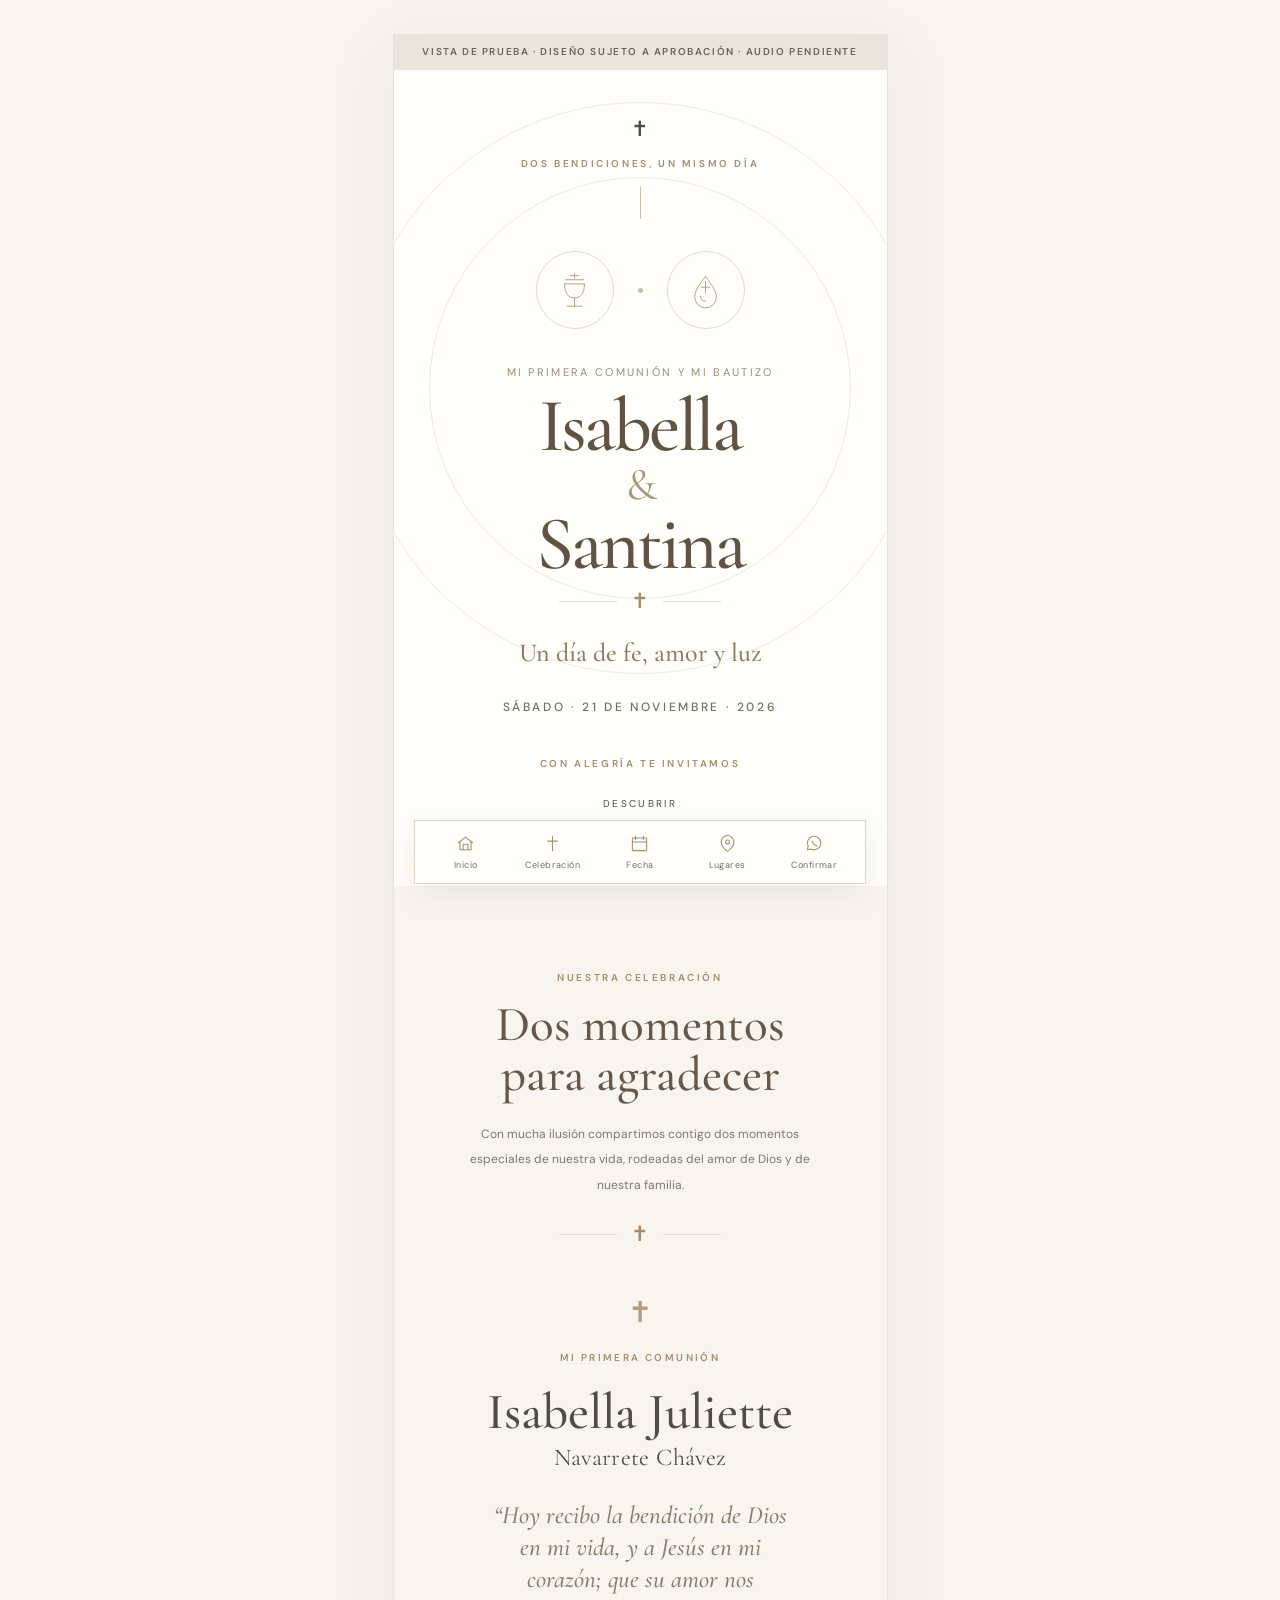
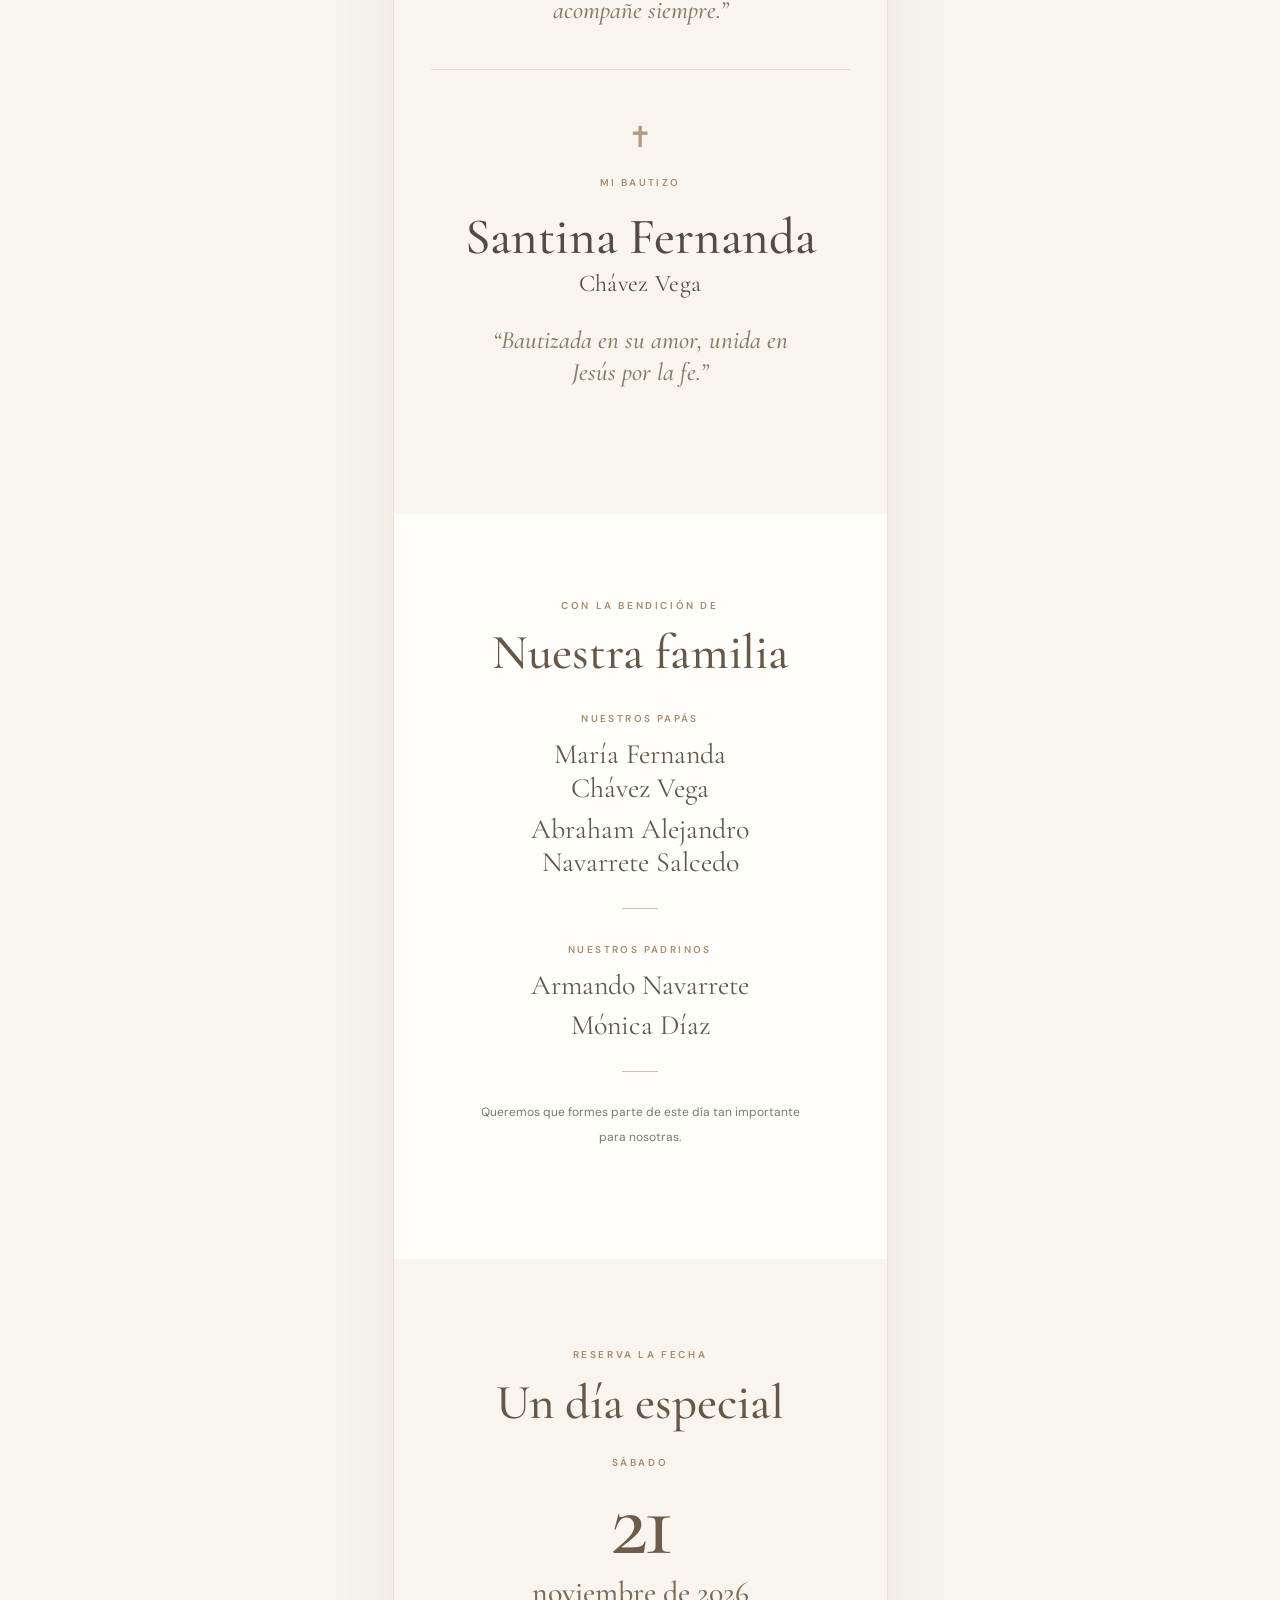
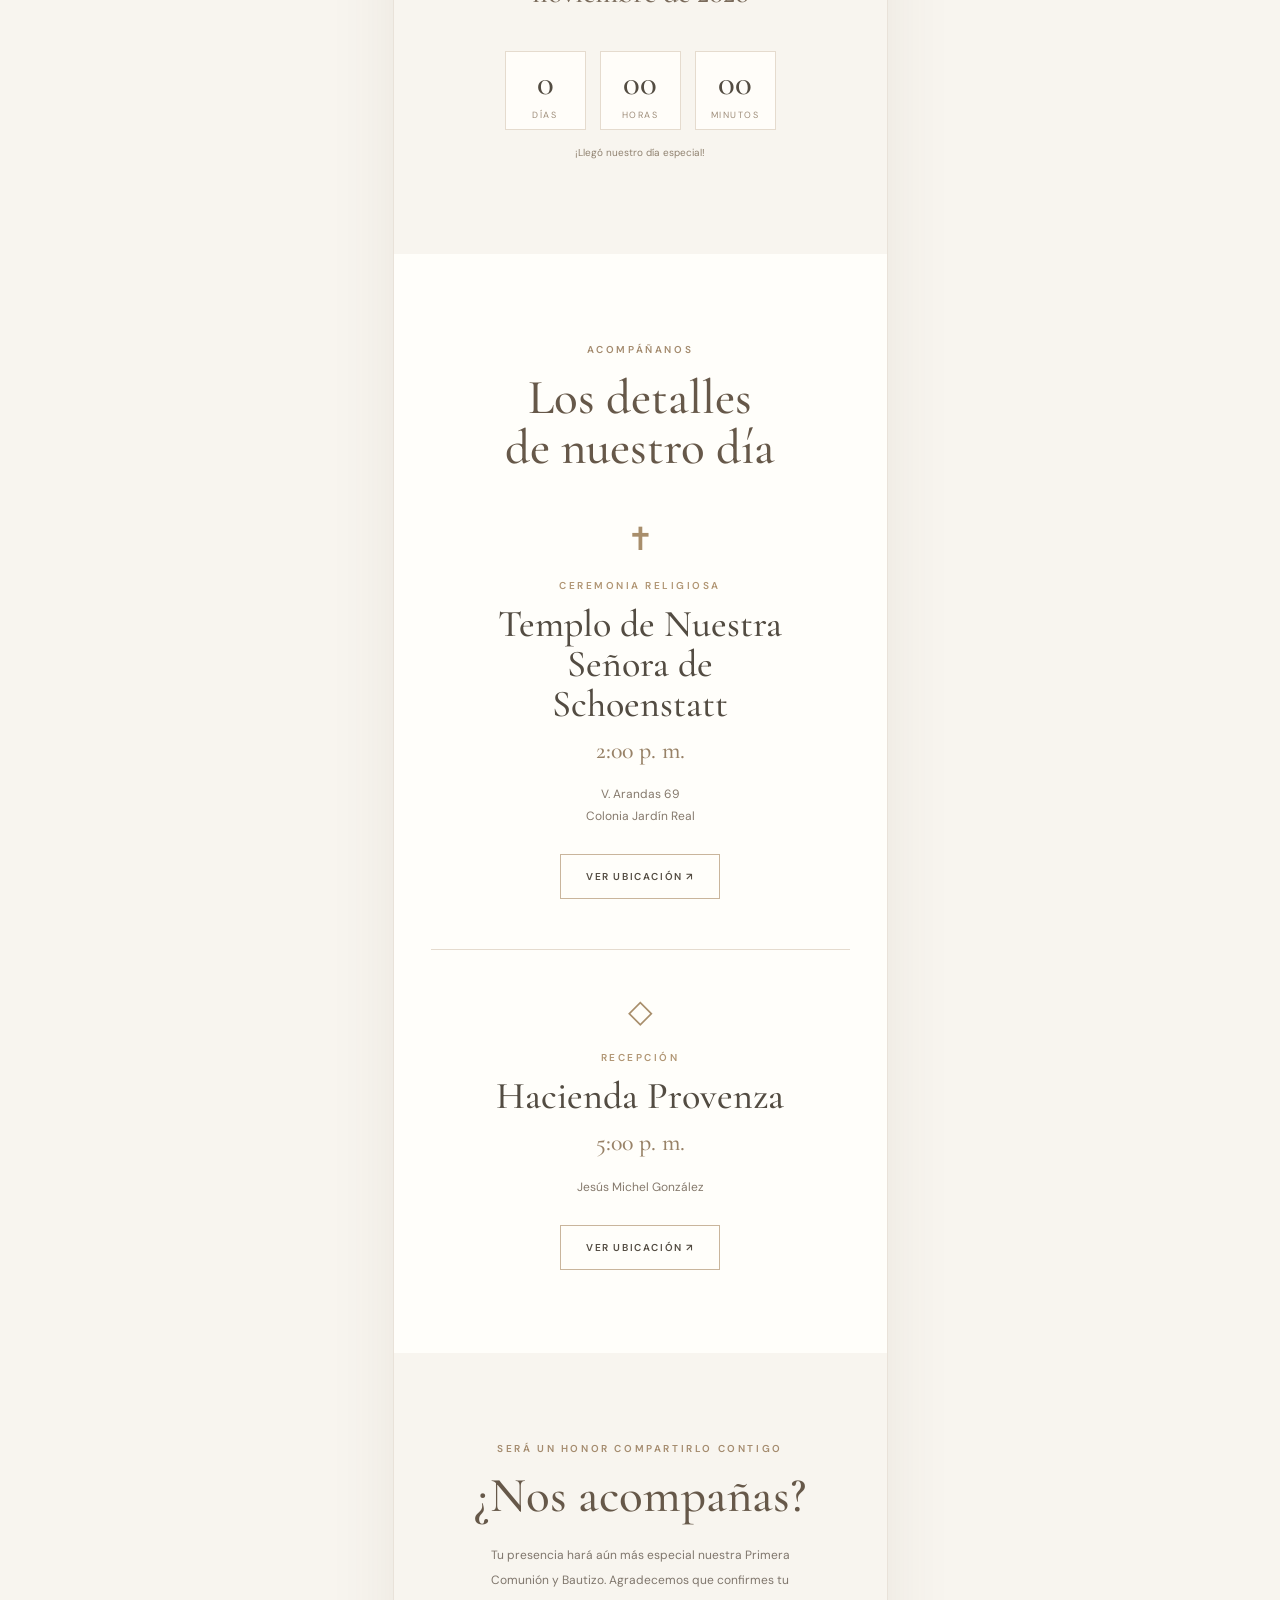
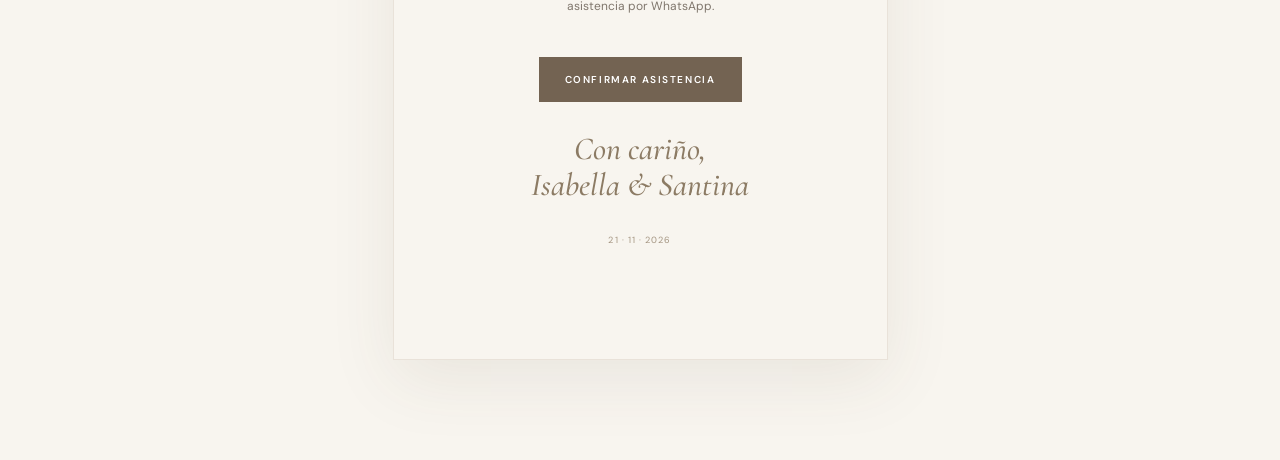
<file: preview/isabella-santina/index.html>
<!doctype html>
<html lang="es">
<head>
  <meta charset="utf-8">
  <meta name="viewport" content="width=device-width, initial-scale=1, viewport-fit=cover">
  <meta name="theme-color" content="#f8f5ef">
  <meta name="robots" content="noindex, nofollow, noarchive">
  <meta property="og:type" content="website">
  <meta property="og:title" content="Isabella & Santina | Primera Comunión y Bautizo">
  <meta property="og:description" content="21 de noviembre de 2026. Acompáñanos a celebrar nuestra fe.">
  <title>Isabella & Santina · Primera Comunión y Bautizo · Prueba</title>
  <link rel="preconnect" href="https://fonts.googleapis.com">
  <link rel="preconnect" href="https://fonts.gstatic.com" crossorigin>
  <link href="https://fonts.googleapis.com/css2?family=Cormorant+Garamond:wght@400;500;600&family=DM+Sans:wght@400;500;600&display=swap" rel="stylesheet">
  <style>
    :root{--paper:#fffefa;--bone:#f8f5ef;--cream:#f3eee5;--ink:#534c42;--gold:#a48b6e;--soft:#a99f90;--line:#e5dbce;--shadow:0 20px 64px rgba(82,65,46,.085)}
    *{box-sizing:border-box}
    html{scroll-behavior:smooth;scroll-padding-top:24px}
    body{margin:0;background:var(--bone);color:var(--ink);font-family:"DM Sans",Arial,sans-serif;-webkit-font-smoothing:antialiased}
    a{color:inherit}
    .proof{max-width:495px;margin:0 auto;background:var(--paper);min-height:100vh;box-shadow:var(--shadow);overflow:clip}
    .proof-note{background:#eae4db;color:#6d6254;font-size:10px;letter-spacing:.16em;line-height:1.45;text-transform:uppercase;text-align:center;padding:10px 17px;font-weight:600}
    .serif{font-family:"Cormorant Garamond",Georgia,serif}
    .eyebrow{font-size:10px;line-height:1.75;letter-spacing:.26em;text-transform:uppercase;color:var(--gold);font-weight:600}
    .divider{display:flex;align-items:center;justify-content:center;gap:14px;color:var(--gold)}
    .divider:before,.divider:after{content:"";width:58px;height:1px;background:var(--line)}
    .cross{font-family:Georgia,serif;font-size:21px;font-weight:400;line-height:1}
    .hero{position:relative;min-height:755px;min-height:calc(100svh - 36px);padding:49px 28px 52px;text-align:center;display:flex;flex-direction:column;align-items:center;justify-content:space-between;isolation:isolate}
    .hero:before{content:"";position:absolute;z-index:-1;width:570px;height:570px;border:1px solid #f0e9df;border-radius:50%;top:32px;left:50%;transform:translateX(-50%)}
    .hero:after{content:"";position:absolute;z-index:-1;width:420px;height:420px;border:1px solid #f0e9df;border-radius:50%;top:107px;left:50%;transform:translateX(-50%)}
    .hero-top{display:flex;flex-direction:column;gap:15px;align-items:center}
    .hero-top .tiny-line{height:32px;width:1px;background:#cdbda8}
    .hero-middle{width:100%;padding:32px 0 23px}
    .hero-symbols{display:flex;align-items:center;justify-content:center;gap:24px;margin:0 0 34px}
    .symbol{width:78px;height:78px;border:1px solid #e4d8c8;border-radius:50%;display:grid;place-items:center;background:rgba(255,254,250,.7)}
    .symbol svg{width:43px;height:43px;fill:none;stroke:#b19a7c;stroke-width:1.1;stroke-linecap:round;stroke-linejoin:round}
    .hero-dot{width:5px;height:5px;border-radius:50%;background:#cebda6}
    h1,h2,h3,p{margin-top:0}
    .intro{font-size:11px;line-height:1.8;letter-spacing:.21em;text-transform:uppercase;color:#9a8a77}
    .hero h1{font-family:"Cormorant Garamond",Georgia,serif;font-size:clamp(59px,14vw,76px);line-height:.82;letter-spacing:-.038em;font-weight:500;margin:12px -12px 16px;color:#605344}
    .ampersand{display:block;font-weight:400;font-size:45px;line-height:1.24;color:#aa967d}
    .hero-sub{font-family:"Cormorant Garamond",Georgia,serif;font-size:26px;line-height:1.18;font-weight:500;color:#8e785f;margin:26px 0 25px}
    .hero-date{font-size:12px;letter-spacing:.22em;text-transform:uppercase;font-weight:500;color:#766b60;line-height:2.2}
    .hero-bottom{display:flex;flex-direction:column;align-items:center;gap:24px}
    .hero-bottom a{font-size:10px;letter-spacing:.23em;text-transform:uppercase;text-decoration:none;display:flex;flex-direction:column;gap:10px;align-items:center}
    .chevron{width:14px;height:14px;border-bottom:1px solid #a28b6b;border-right:1px solid #a28b6b;transform:rotate(45deg)}
    section.section{padding:83px 37px;text-align:center}
    .light{background:var(--bone)}
    .section h2{font-family:"Cormorant Garamond",Georgia,serif;font-size:49px;line-height:1.02;font-weight:500;color:#665849;margin:14px 0 22px}
    .section .lead{font-size:12px;line-height:2.1;color:#7f766c;max-width:340px;margin:0 auto 26px}
    .occasion{position:relative;padding:50px 14px 42px}
    .occasion+.occasion{border-top:1px solid var(--line)}
    .occasion .little-cross{font-family:Georgia,serif;font-size:29px;color:#b39d7e}
    .occasion h3{font-family:"Cormorant Garamond",Georgia,serif;font-weight:500;font-size:51px;line-height:.99;margin:17px 0 4px}
    .occasion .surname{font-family:"Cormorant Garamond",Georgia,serif;font-size:24px;line-height:1.45;letter-spacing:.015em}
    .occasion .role{display:block;font-size:10px;letter-spacing:.24em;text-transform:uppercase;color:#a48d71;margin:22px 0 23px;font-weight:600}
    .quote{font-family:"Cormorant Garamond",Georgia,serif;font-size:25px;line-height:1.27;font-weight:500;font-style:italic;color:#8a7c6a;max-width:318px;margin:0 auto}
    .family-label{font-size:10px;text-transform:uppercase;letter-spacing:.24em;font-weight:600;color:#a68d70;margin:34px 0 13px}
    .family-name{font-family:"Cormorant Garamond",Georgia,serif;font-size:28px;line-height:1.2;margin:0 0 7px;color:#625749}
    .hairline{height:1px;width:36px;background:#cdbda9;margin:28px auto}
    .date-numeral{font:500 95px/1 "Cormorant Garamond",Georgia,serif;color:#6d5d4a;letter-spacing:-.05em;margin:4px 0}
    .date-month{font:500 30px/1.25 "Cormorant Garamond",Georgia,serif;color:#7a6b5b}
    .count-wrap{display:flex;gap:14px;justify-content:center;margin-top:39px}
    .count{width:81px;min-height:78px;border:1px solid var(--line);padding:13px 3px 8px;background:#fffdf9}
    .count strong{display:block;font:500 35px/1.05 "Cormorant Garamond",Georgia,serif}
    .count span{display:block;font-size:9px;letter-spacing:.17em;text-transform:uppercase;color:#9e8d7a;margin-top:8px}
    .count-status{font-size:10px;color:#908270;line-height:1.7;margin-top:14px;min-height:17px}
    .loc-item{padding:25px 0 50px}
    .loc-item+.loc-item{padding:42px 0 0;border-top:1px solid var(--line)}
    .location-icon{font:400 32px Georgia,serif;color:#a88e6b;margin-bottom:21px}
    .location-kind{font-size:10px;color:#b19674;text-transform:uppercase;letter-spacing:.25em;font-weight:600;margin-bottom:13px}
    .location-name{font:500 38px/1.05 "Cormorant Garamond",Georgia,serif;max-width:330px;margin:0 auto 13px}
    .location-time{font:500 24px/1.1 "Cormorant Garamond",Georgia,serif;color:#988267;margin-bottom:19px}
    .address{font-size:12px;color:#85796c;line-height:1.85;max-width:285px;margin:0 auto 27px}
    .outline-btn{display:inline-block;font-size:10px;font-weight:600;letter-spacing:.16em;text-transform:uppercase;padding:15px 25px;text-decoration:none;border:1px solid #c9b59c;transition:background .2s,color .2s}
    .outline-btn:hover,.outline-btn:focus-visible{background:#665646;color:white}
    .confirm{background:var(--bone);padding-bottom:113px!important}
    .confirm .outline-btn{background:#736352;color:#fff;border-color:#736352;margin-top:12px}
    .confirm .outline-btn:hover,.confirm .outline-btn:focus-visible{background:#594c40}
    .closing{font:italic 500 32px/1.12 "Cormorant Garamond",Georgia,serif;color:#8c7b64;max-width:280px;margin:29px auto 0}
    .bottom-nav{position:fixed;z-index:15;bottom:max(16px,env(safe-area-inset-bottom));left:50%;transform:translateX(-50%);width:min(calc(100% - 30px),452px);height:64px;border:1px solid #dfd4c5;background:rgba(255,254,251,.97);box-shadow:0 8px 30px #54433217;display:flex;align-items:center;justify-content:space-around;padding:0 7px;backdrop-filter:blur(12px)}
    .bottom-nav a{display:grid;justify-items:center;align-content:center;gap:6px;min-width:62px;text-decoration:none;color:#786d60;font-size:9px;letter-spacing:.05em}
    .bottom-nav a:focus-visible{outline:2px solid var(--gold);outline-offset:3px}
    .bottom-nav svg{width:19px;height:19px;stroke:#a58d70;stroke-width:1.35;fill:none;stroke-linecap:round;stroke-linejoin:round}
    .footnote{font-size:9px;letter-spacing:.12em;text-transform:uppercase;color:#a39480;margin:31px 0 0}
    @media(min-width:600px){.proof{margin:34px auto 100px;border:1px solid #e9e2d9}.hero{min-height:810px}}
    @media(max-width:365px){.hero{padding:40px 18px 49px}.hero h1{font-size:56px}.hero-sub{font-size:23px}section.section{padding:72px 25px}.section h2{font-size:44px}.location-name{font-size:34px}}
    @media(prefers-reduced-motion:reduce){html{scroll-behavior:auto}*{transition:none!important}}
  </style>
</head>
<body>
  <main class="proof">
    <div class="proof-note">Vista de prueba · Diseño sujeto a aprobación · Audio pendiente</div>
    <header class="hero" id="inicio">
      <div class="hero-top">
        <span class="cross" aria-hidden="true">✝</span>
        <span class="eyebrow">Dos bendiciones, un mismo día</span>
        <span class="tiny-line"></span>
      </div>
      <div class="hero-middle">
        <div class="hero-symbols" aria-hidden="true">
          <div class="symbol"><svg viewBox="0 0 52 52"><path d="M14 18h24c0 12-5 17-12 17s-12-5-12-17Z"/><path d="M26 35v10m-9 0h18M15 13h22M26 5v6M21 8h10"/></svg></div>
          <div class="hero-dot"></div>
          <div class="symbol"><svg viewBox="0 0 52 52"><path d="M26 9C17 21 13 27 13 34a13 13 0 0 0 26 0c0-7-4-13-13-25Z"/><path d="M20 33c0 4 2 6 6 6M26 15v14M21 22h10"/></svg></div>
        </div>
        <p class="intro">Mi Primera Comunión y Mi Bautizo</p>
        <h1>Isabella<br><span class="ampersand">&amp;</span>Santina</h1>
        <div class="divider" aria-hidden="true"><span class="cross">✝</span></div>
        <p class="hero-sub">Un día de fe, amor y luz</p>
        <p class="hero-date">Sábado · 21 de noviembre · 2026</p>
      </div>
      <div class="hero-bottom">
        <span class="eyebrow">Con alegría te invitamos</span>
        <a href="#celebraciones" aria-label="Descubrir la invitación">Descubrir <span class="chevron" aria-hidden="true"></span></a>
      </div>
    </header>

    <section class="section light" id="celebraciones">
      <div class="eyebrow">Nuestra celebración</div>
      <h2>Dos momentos<br>para agradecer</h2>
      <p class="lead">Con mucha ilusión compartimos contigo dos momentos especiales de nuestra vida, rodeadas del amor de Dios y de nuestra familia.</p>
      <div class="divider" aria-hidden="true"><span class="cross">✝</span></div>
      <article class="occasion">
        <div class="little-cross" aria-hidden="true">✝</div>
        <span class="role">Mi Primera Comunión</span>
        <h3>Isabella Juliette</h3>
        <p class="surname">Navarrete Chávez</p>
        <p class="quote">“Hoy recibo la bendición de Dios en mi vida, y a Jesús en mi corazón; que su amor nos acompañe siempre.”</p>
      </article>
      <article class="occasion">
        <div class="little-cross" aria-hidden="true">✝</div>
        <span class="role">Mi Bautizo</span>
        <h3>Santina Fernanda</h3>
        <p class="surname">Chávez Vega</p>
        <p class="quote">“Bautizada en su amor, unida en Jesús por la fe.”</p>
      </article>
    </section>

    <section class="section" id="familia">
      <div class="eyebrow">Con la bendición de</div>
      <h2>Nuestra familia</h2>
      <p class="family-label">Nuestros papás</p>
      <p class="family-name">María Fernanda<br>Chávez Vega</p>
      <p class="family-name">Abraham Alejandro<br>Navarrete Salcedo</p>
      <div class="hairline"></div>
      <p class="family-label">Nuestros padrinos</p>
      <p class="family-name">Armando Navarrete</p>
      <p class="family-name">Mónica Díaz</p>
      <div class="hairline"></div>
      <p class="lead">Queremos que formes parte de este día tan importante para nosotras.</p>
    </section>

    <section class="section light" id="fecha">
      <span class="eyebrow">Reserva la fecha</span>
      <h2>Un día especial</h2>
      <span class="eyebrow">Sábado</span>
      <div class="date-numeral">21</div>
      <div class="date-month">noviembre de 2026</div>
      <div class="count-wrap" role="timer" aria-label="Cuenta regresiva para la ceremonia">
        <div class="count"><strong id="days">—</strong><span>Días</span></div>
        <div class="count"><strong id="hours">—</strong><span>Horas</span></div>
        <div class="count"><strong id="minutes">—</strong><span>Minutos</span></div>
      </div>
      <p class="count-status" id="count-status"></p>
    </section>

    <section class="section" id="lugares">
      <span class="eyebrow">Acompáñanos</span>
      <h2>Los detalles<br>de nuestro día</h2>
      <div class="loc-item">
        <div class="location-icon" aria-hidden="true">✝</div>
        <p class="location-kind">Ceremonia religiosa</p>
        <h3 class="location-name">Templo de Nuestra Señora de Schoenstatt</h3>
        <p class="location-time">2:00 p. m.</p>
        <p class="address">V. Arandas 69<br>Colonia Jardín Real</p>
        <a class="outline-btn" id="churchMap" target="_blank" rel="noopener noreferrer" href="https://www.google.com/maps/search/?api=1&amp;query=Templo%20de%20Nuestra%20Se%C3%B1ora%20de%20Schoenstatt">Ver ubicación ↗</a>
      </div>
      <div class="loc-item">
        <div class="location-icon" aria-hidden="true">◇</div>
        <p class="location-kind">Recepción</p>
        <h3 class="location-name">Hacienda Provenza</h3>
        <p class="location-time">5:00 p. m.</p>
        <p class="address">Jesús Michel González</p>
        <a class="outline-btn" id="receptionMap" target="_blank" rel="noopener noreferrer" href="https://www.google.com/maps/search/?api=1&amp;query=Hacienda%20Provenza">Ver ubicación ↗</a>
      </div>
    </section>

    <section class="section confirm" id="confirmar">
      <span class="eyebrow">Será un honor compartirlo contigo</span>
      <h2>¿Nos acompañas?</h2>
      <p class="lead">Tu presencia hará aún más especial nuestra Primera Comunión y Bautizo. Agradecemos que confirmes tu asistencia por WhatsApp.</p>
      <a class="outline-btn" id="rsvp" href="https://wa.me/523316030653" target="_blank" rel="noopener noreferrer">Confirmar asistencia</a>
      <p class="closing">Con cariño,<br>Isabella &amp; Santina</p>
      <p class="footnote">21 · 11 · 2026</p>
    </section>
  </main>

  <nav class="bottom-nav" aria-label="Navegación de la invitación">
    <a href="#inicio"><svg viewBox="0 0 24 24" aria-hidden="true"><path d="m3 11 9-7 9 7M5 10v10h14V10M9 20v-7h6v7"/></svg><span>Inicio</span></a>
    <a href="#celebraciones"><svg viewBox="0 0 24 24" aria-hidden="true"><path d="M12 3v18M6 9h12"/></svg><span>Celebración</span></a>
    <a href="#fecha"><svg viewBox="0 0 24 24" aria-hidden="true"><rect x="3" y="5" width="18" height="16" rx="1"/><path d="M7 3v4m10-4v4M3 10h18"/></svg><span>Fecha</span></a>
    <a href="#lugares"><svg viewBox="0 0 24 24" aria-hidden="true"><path d="M20 10c0 6-8 12-8 12S4 16 4 10a8 8 0 1 1 16 0Z"/><circle cx="12" cy="10" r="2.5"/></svg><span>Lugares</span></a>
    <a href="#confirmar"><svg viewBox="0 0 24 24" aria-hidden="true"><path d="M20 11.5A8.5 8.5 0 0 1 7.6 19l-4.6 1 1-4.6A8.5 8.5 0 1 1 20 11.5Z"/><path d="M9 9c1 3 3 5 6 6"/></svg><span>Confirmar</span></a>
  </nav>

  <script>
    (function(){
      var date = new Date('2026-11-21T14:00:00-06:00').getTime();
      var d = document.getElementById('days');
      var h = document.getElementById('hours');
      var m = document.getElementById('minutes');
      var status = document.getElementById('count-status');
      function tick(){
        var remaining = Math.max(0, date - Date.now());
        d.textContent = Math.floor(remaining / 86400000);
        h.textContent = String(Math.floor((remaining % 86400000) / 3600000)).padStart(2,'0');
        m.textContent = String(Math.floor((remaining % 3600000) / 60000)).padStart(2,'0');
        status.textContent = remaining > 0 ? 'Cada día estamos más cerca de compartirlo contigo.' : '¡Llegó nuestro día especial!';
      }
      tick();
      setInterval(tick, 60000);
      var msg = 'Hola, deseo confirmar mi asistencia a la Primera Comunión de Isabella Juliette y al Bautizo de Santina Fernanda, el 21 de noviembre de 2026. Mi nombre es: ';
      document.getElementById('rsvp').href = 'https://wa.me/523316030653?text=' + encodeURIComponent(msg);
      document.getElementById('churchMap').href = 'https://www.google.com/maps/search/?api=1&query=' + encodeURIComponent('Templo de Nuestra Señora de Schoenstatt, V. Arandas 69, Colonia Jardín Real');
      document.getElementById('receptionMap').href = 'https://www.google.com/maps/search/?api=1&query=' + encodeURIComponent('Hacienda Provenza, Jesús Michel González');
    })();
  </script>
</body>
</html>
</file>
